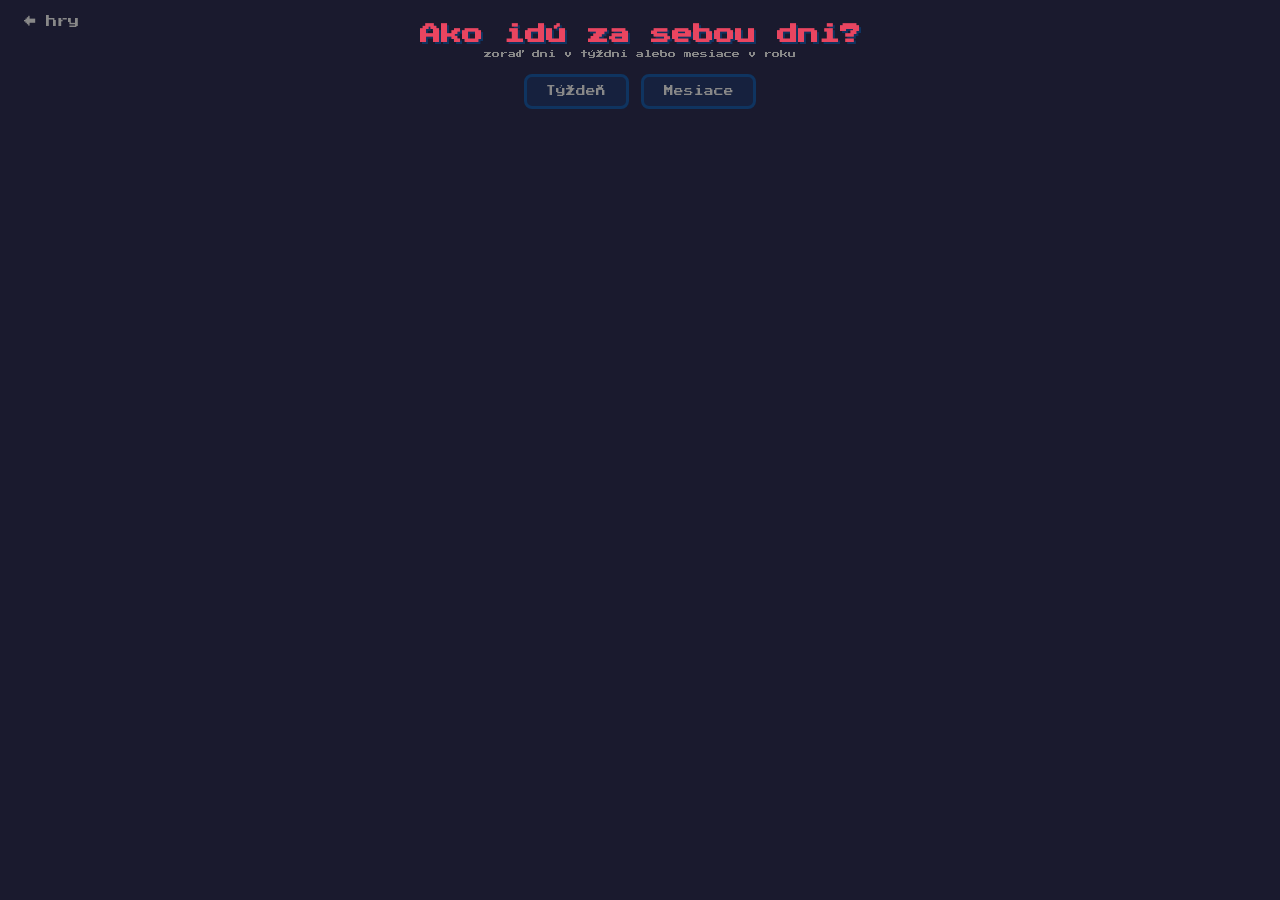
<file: calendar.html>
<!DOCTYPE html>
<html lang="sk">
<head>
    <meta charset="UTF-8">
    <meta name="viewport" content="width=device-width, initial-scale=1.0">
    <title>Ako idú za sebou dni? - Oto & Lujza</title>
    <link rel="icon" type="image/svg+xml" href="/static/favicon.svg">
    <link href="https://fonts.googleapis.com/css2?family=Press+Start+2P&display=swap" rel="stylesheet">
    <style>
        * { margin: 0; padding: 0; box-sizing: border-box; }
        body {
            background: #1a1a2e;
            color: #e0e0e0;
            font-family: 'Press Start 2P', monospace;
            min-height: 100dvh;
            display: flex;
            flex-direction: column;
            align-items: center;
            padding: 1rem;
        }
        a.back { position: absolute; top: 1rem; left: 1.5rem; color: #888; text-decoration: none; font-size: 0.7rem; }
        a.back:hover { color: #e94560; }
        h1 { font-size: clamp(0.8rem, 3vw, 1.3rem); color: #e94560; text-shadow: 2px 2px 0 #0f3460; margin-bottom: 0.3rem; margin-top: 0.5rem; }
        .subtitle { font-size: 0.5rem; color: #888; margin-bottom: 1rem; }

        /* Mode selector */
        .mode-select { display: flex; gap: 0.8rem; margin-bottom: 1.5rem; }
        .mode-btn {
            font-family: 'Press Start 2P', monospace; font-size: 0.6rem;
            padding: 0.6rem 1.2rem; border: 3px solid #0f3460; border-radius: 8px;
            background: #16213e; color: #888; cursor: pointer; transition: all 0.2s;
        }
        .mode-btn:hover { border-color: #e94560; color: #e0e0e0; }
        .mode-btn.active { border-color: #e94560; color: #e94560; }

        /* Game area */
        #game-area { display: none; flex-direction: column; align-items: center; }

        /* Slots container */
        .slots-row {
            display: flex; gap: 0.3rem; align-items: center;
            flex-wrap: nowrap; margin-bottom: 1rem;
        }
        .slots-col {
            display: flex; flex-direction: column; gap: 0.3rem;
            align-items: center; margin-bottom: 1rem;
        }

        .slots-circle {
            position: relative;
            width: min(420px, 90vw);
            height: min(420px, 90vw);
            margin: 0 auto 1rem;
        }

        .slots-circle .slot {
            position: absolute;
            width: auto;
            min-width: 70px;
            height: 32px;
            transform: translate(-50%, -50%);
            font-size: clamp(0.3rem, 1vw, 0.45rem);
        }

        .slots-circle .item {
            font-size: clamp(0.3rem, 1vw, 0.45rem);
            padding: 0.3rem 0.5rem;
        }

        /* Individual slot */
        .slot {
            width: clamp(50px, 12vw, 80px); height: 44px;
            border: 2px dashed #0f3460; border-radius: 6px;
            display: flex; align-items: center; justify-content: center;
            font-size: clamp(0.35rem, 1.2vw, 0.55rem); color: #555;
            transition: border-color 0.2s;
        }
        .slot.occupied { border-style: solid; }
        .slot.highlight { border-color: #e94560; }

        .slot-month {
            width: clamp(120px, 40vw, 200px); height: 40px;
        }

        /* Draggable items */
        .item {
            padding: 0.4rem 0.6rem;
            background: #16213e; border: 2px solid #0f3460; border-radius: 6px;
            font-family: 'Press Start 2P', monospace;
            font-size: clamp(0.35rem, 1.2vw, 0.55rem);
            color: #e0e0e0; cursor: grab; user-select: none;
            -webkit-user-select: none; touch-action: none;
            transition: transform 0.1s, box-shadow 0.1s;
        }
        .item:active { transform: scale(1.05); box-shadow: 0 0 10px rgba(233,69,96,0.3); }
        .item.fixed {
            background: #e94560; border-color: #e94560; color: white; cursor: default;
        }
        .item.placed {
            background: #0f3460; border-color: #2ecc71; color: #2ecc71;
        }

        /* Available items pool */
        .pool {
            display: flex; flex-wrap: wrap; gap: 0.4rem;
            justify-content: center; margin-bottom: 1.5rem;
            max-width: 500px;
        }

        /* Result */
        #result {
            font-size: 0.7rem; margin: 1rem 0; min-height: 1.5rem;
        }
        .success { color: #2ecc71; }
        .error { color: #e94560; }

        .btn {
            font-family: 'Press Start 2P', monospace; font-size: 0.55rem;
            padding: 0.5rem 1rem; background: #e94560; color: white;
            border: none; border-radius: 4px; cursor: pointer; margin: 0.3rem;
        }
        .btn:hover { background: #c73652; }
        .btn-outline {
            background: transparent; border: 2px solid #0f3460; color: #888;
        }
        .btn-outline:hover { border-color: #e94560; color: #e94560; }
    </style>
</head>
<body>
    <a href="/" class="back">&larr; hry</a>
    <h1>Ako idú za sebou dni?</h1>
    <p class="subtitle">zoraď dni v týždni alebo mesiace v roku</p>
    <p id="clockwise-hint" style="display:none; font-size:0.5rem; color:#888; margin-bottom:0.5rem;">↻ v smere hodinových ručičiek</p>

    <div class="mode-select" id="mode-select">
        <button class="mode-btn" onclick="startGame('week')">Týždeň</button>
        <button class="mode-btn" onclick="startGame('month')">Mesiace</button>
    </div>

    <div id="game-area">
        <div id="slots"></div>
        <div class="pool" id="pool"></div>
        <p id="result"></p>
        <div>
            <button class="btn" onclick="checkAnswer()">Skontrolovať</button>
            <button class="btn btn-outline" onclick="resetGame()">Znova</button>
            <button class="btn btn-outline" onclick="backToSelect()">Späť</button>
        </div>
    </div>

    <script>
    const DAYS = ['pondelok', 'utorok', 'streda', 'štvrtok', 'piatok', 'sobota', 'nedeľa'];
    const MONTHS = ['január', 'február', 'marec', 'apríl', 'máj', 'jún', 'júl', 'august', 'september', 'október', 'november', 'december'];

    let mode = null;
    let items = [];
    let fixedIndex = 0;
    let slots = []; // array of {element, value}
    let dragItem = null;
    let dragValue = null;

    let circleOffset = 0; // random rotation for months circle

    function startGame(m) {
        mode = m;
        items = mode === 'week' ? [...DAYS] : [...MONTHS];
        fixedIndex = Math.floor(Math.random() * items.length);
        circleOffset = Math.floor(Math.random() * items.length); // randomize where the circle starts

        document.getElementById('mode-select').style.display = 'none';
        document.getElementById('game-area').style.display = 'flex';
        document.getElementById('result').textContent = '';
        document.getElementById('clockwise-hint').style.display = 'block';

        buildSlots();
        buildPool();
    }

    function buildSlots() {
        const container = document.getElementById('slots');
        container.innerHTML = '';
        container.className = 'slots-circle';

        // Add clockwise arrow in the center of the circle
        {
            const arrow = document.createElement('div');
            arrow.innerHTML = '<svg width="60" height="60" viewBox="0 0 60 60" style="opacity:0.25;"><path d="M30 8 A22 22 0 1 1 12 20" fill="none" stroke="#888" stroke-width="2"/><polygon points="12,14 12,26 6,20" fill="#888"/></svg>';
            arrow.style.cssText = 'position:absolute; left:50%; top:50%; transform:translate(-50%,-50%); pointer-events:none;';
            container.appendChild(arrow);
        }

        slots = [];
        const n = items.length;

        for (let i = 0; i < n; i++) {
            const slot = document.createElement('div');

            slot.className = 'slot';
            const displayIdx = (i + circleOffset) % n;
            const angle = (displayIdx / n) * 2 * Math.PI - Math.PI / 2;
            const radius = 42;
            const cx = 50 + Math.cos(angle) * radius;
            const cy = 50 + Math.sin(angle) * radius;
            slot.style.left = cx + '%';
            slot.style.top = cy + '%';
            slot.dataset.index = i;

            if (i === fixedIndex) {
                slot.classList.add('occupied');
                const item = createItem(items[i], true);
                slot.appendChild(item);
                slots.push({element: slot, value: items[i]});
            } else {
                slots.push({element: slot, value: null});
                // Drop target events
                slot.addEventListener('dragover', e => { e.preventDefault(); slot.classList.add('highlight'); });
                slot.addEventListener('dragleave', () => slot.classList.remove('highlight'));
                slot.addEventListener('drop', e => { e.preventDefault(); slot.classList.remove('highlight'); dropOnSlot(slot, i); });
                // Touch drop
                slot.addEventListener('touchend', e => { /* handled in touchmove */ });
            }
            container.appendChild(slot);
        }
    }

    function buildPool() {
        const pool = document.getElementById('pool');
        pool.innerHTML = '';
        const movable = items.filter((_, i) => i !== fixedIndex);
        // Shuffle
        for (let i = movable.length - 1; i > 0; i--) {
            const j = Math.floor(Math.random() * (i + 1));
            [movable[i], movable[j]] = [movable[j], movable[i]];
        }
        for (const name of movable) {
            pool.appendChild(createItem(name, false));
        }
    }

    function createItem(name, fixed) {
        const el = document.createElement('div');
        el.className = 'item' + (fixed ? ' fixed' : '');
        el.textContent = name;
        el.dataset.value = name;

        if (!fixed) {
            el.draggable = true;
            el.addEventListener('dragstart', e => {
                dragValue = name;
                dragItem = el;
                setTimeout(() => el.style.opacity = '0.4', 0);
            });
            el.addEventListener('dragend', () => {
                el.style.opacity = '1';
                dragItem = null;
                dragValue = null;
            });

            // Touch drag
            let touchClone = null;
            el.addEventListener('touchstart', e => {
                e.preventDefault();
                dragValue = name;
                dragItem = el;
                touchClone = el.cloneNode(true);
                touchClone.style.position = 'fixed';
                touchClone.style.pointerEvents = 'none';
                touchClone.style.zIndex = '1000';
                touchClone.style.opacity = '0.8';
                document.body.appendChild(touchClone);
                el.style.opacity = '0.4';
            });
            el.addEventListener('touchmove', e => {
                e.preventDefault();
                if (!touchClone) return;
                const t = e.touches[0];
                touchClone.style.left = (t.clientX - 30) + 'px';
                touchClone.style.top = (t.clientY - 20) + 'px';

                // Highlight slot under finger
                slots.forEach(s => s.element.classList.remove('highlight'));
                const target = document.elementFromPoint(t.clientX, t.clientY);
                if (target && target.classList.contains('slot') && !target.querySelector('.fixed')) {
                    target.classList.add('highlight');
                }
            });
            el.addEventListener('touchend', e => {
                if (touchClone) { touchClone.remove(); touchClone = null; }
                el.style.opacity = '1';

                const t = e.changedTouches[0];
                const target = document.elementFromPoint(t.clientX, t.clientY);
                if (target && target.classList.contains('slot')) {
                    const idx = parseInt(target.dataset.index);
                    dropOnSlot(target, idx);
                }
                dragItem = null; dragValue = null;
                slots.forEach(s => s.element.classList.remove('highlight'));
            });
        }
        return el;
    }

    function dropOnSlot(slotEl, index) {
        if (!dragValue || index === fixedIndex) return;

        // If slot already has an item, move it back to pool
        const existing = slotEl.querySelector('.item');
        if (existing && !existing.classList.contains('fixed')) {
            document.getElementById('pool').appendChild(existing);
            existing.classList.remove('placed');
            slots[index].value = null;
        }

        // Place the dragged item
        if (dragItem) {
            slotEl.appendChild(dragItem);
            dragItem.classList.add('placed');
            dragItem.style.opacity = '1';
            slots[index].value = dragValue;
            slotEl.classList.add('occupied');
        }
    }

    function checkAnswer() {
        const result = document.getElementById('result');
        const allFilled = slots.every(s => s.value !== null);
        if (!allFilled) {
            result.textContent = 'Umiestni všetky!';
            result.className = 'error';
            return;
        }

        // Circle: check that each slot is followed by the correct next item
        let correct = true;
        const n = slots.length;
        for (let i = 0; i < n; i++) {
            const curr = items.indexOf(slots[i].value);
            const next = items.indexOf(slots[(i + 1) % n].value);
            if ((curr + 1) % n !== next) { correct = false; break; }
        }

        if (correct) {
            result.textContent = 'Výborne! Správne zoradené! 🎉';
            result.className = 'success';
            slots.forEach(s => {
                const item = s.element.querySelector('.item');
                if (item) item.classList.add('placed');
            });
        } else {
            result.textContent = 'Skús to znova!';
            result.className = 'error';
            slots.forEach((s, i) => {
                const item = s.element.querySelector('.item');
                if (item && !item.classList.contains('fixed')) {
                    // Check if this slot's neighbors are correct
                    const n = slots.length;
                    const curr = items.indexOf(s.value);
                    const prev = items.indexOf(slots[(i - 1 + n) % n].value);
                    const next = items.indexOf(slots[(i + 1) % n].value);
                    const prevOk = (prev + 1) % n === curr;
                    const nextOk = (curr + 1) % n === next;
                    item.style.borderColor = (prevOk && nextOk) ? '#2ecc71' : '#e94560';
                }
            });
        }
    }

    function resetGame() {
        startGame(mode);
    }

    function backToSelect() {
        document.getElementById('game-area').style.display = 'none';
        document.getElementById('mode-select').style.display = 'flex';
    }
    </script>
</body>
</html>
</file>
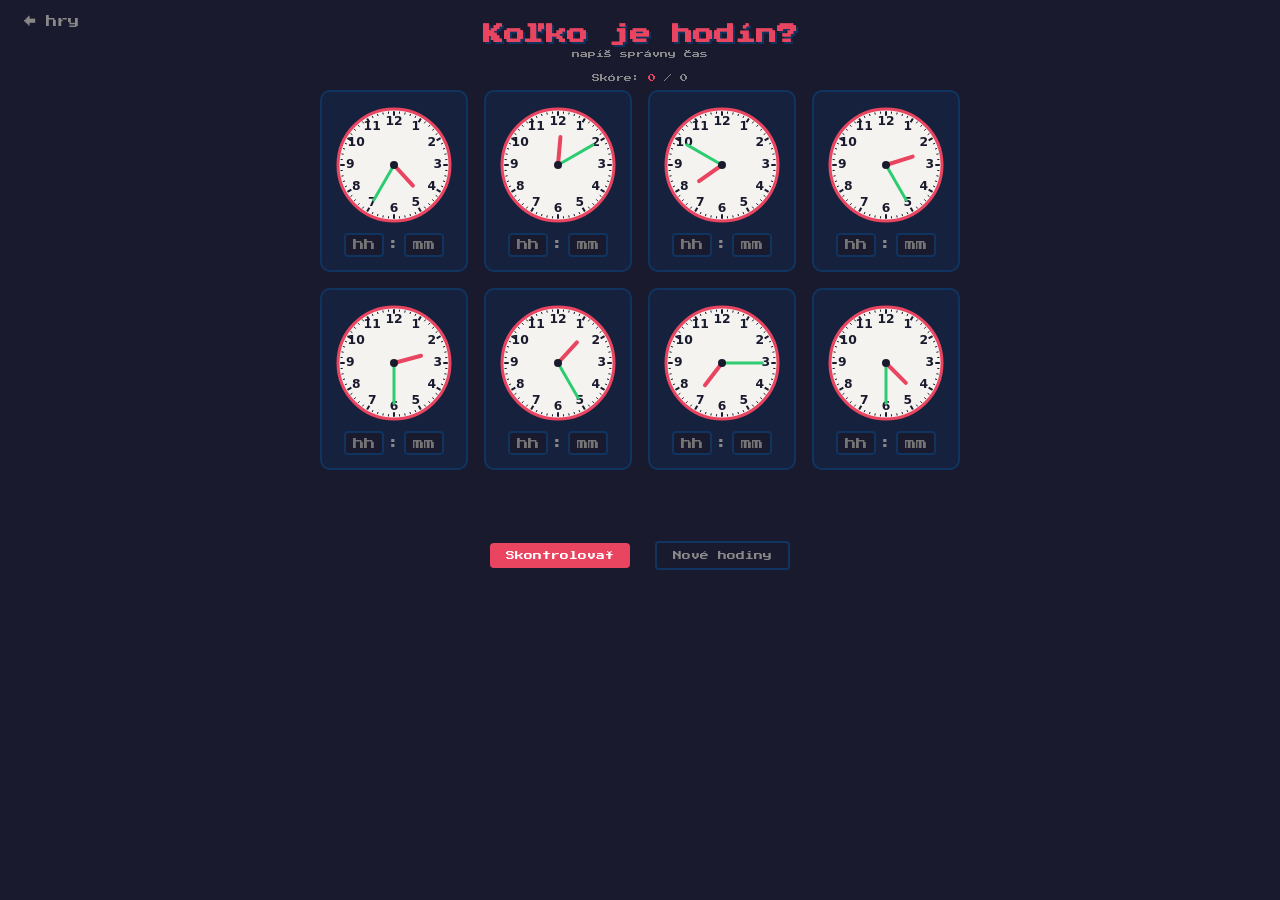
<file: clock.html>
<!DOCTYPE html>
<html lang="sk">
<head>
    <meta charset="UTF-8">
    <meta name="viewport" content="width=device-width, initial-scale=1.0">
    <title>Koľko je hodín? - Oto & Lujza</title>
    <link rel="icon" type="image/svg+xml" href="/static/favicon.svg">
    <link href="https://fonts.googleapis.com/css2?family=Press+Start+2P&display=swap" rel="stylesheet">
    <style>
        * { margin: 0; padding: 0; box-sizing: border-box; }
        body {
            background: #1a1a2e;
            color: #e0e0e0;
            font-family: 'Press Start 2P', monospace;
            min-height: 100dvh;
            display: flex;
            flex-direction: column;
            align-items: center;
            padding: 1rem;
        }
        a.back { position: absolute; top: 1rem; left: 1.5rem; color: #888; text-decoration: none; font-size: 0.7rem; }
        a.back:hover { color: #e94560; }
        h1 { font-size: clamp(0.9rem, 3vw, 1.3rem); color: #e94560; text-shadow: 2px 2px 0 #0f3460; margin: 0.5rem 0 0.3rem; }
        .subtitle { font-size: 0.5rem; color: #888; margin-bottom: 1rem; }

        .clocks {
            display: grid;
            grid-template-columns: repeat(auto-fit, minmax(140px, 1fr));
            gap: 1rem;
            max-width: 640px;
            width: 100%;
            margin-bottom: 1rem;
        }
        .clock-card {
            display: flex;
            flex-direction: column;
            align-items: center;
            background: #16213e;
            border: 2px solid #0f3460;
            border-radius: 10px;
            padding: 0.8rem 0.5rem;
        }
        .clock-card.correct { border-color: #2ecc71; }
        .clock-card.wrong { border-color: #e94560; }
        .clock-card canvas { margin-bottom: 0.5rem; }
        .time-input {
            display: flex;
            align-items: center;
            gap: 0.2rem;
        }
        .time-input input {
            font-family: 'Press Start 2P', monospace;
            font-size: 0.7rem;
            width: 2.5rem;
            text-align: center;
            padding: 0.3rem;
            border: 2px solid #0f3460;
            border-radius: 4px;
            background: #1a1a2e;
            color: #e0e0e0;
            outline: none;
        }
        .time-input input:focus { border-color: #e94560; }
        .time-input span { font-size: 0.8rem; color: #888; }
        .clock-card.correct input { border-color: #2ecc71; color: #2ecc71; }
        .clock-card.wrong input { border-color: #e94560; color: #e94560; }

        #result { font-size: 0.7rem; margin: 0.8rem 0; min-height: 1.5rem; }
        .success { color: #2ecc71; }
        .error { color: #e94560; }

        .btn {
            font-family: 'Press Start 2P', monospace; font-size: 0.55rem;
            padding: 0.5rem 1rem; background: #e94560; color: white;
            border: none; border-radius: 4px; cursor: pointer; margin: 0.3rem;
        }
        .btn:hover { background: #c73652; }
        .btn-outline { background: transparent; border: 2px solid #0f3460; color: #888; }
        .btn-outline:hover { border-color: #e94560; color: #e94560; }

        .score-line { font-size: 0.5rem; color: #888; margin-bottom: 0.5rem; }
    </style>
</head>
<body>
    <a href="/" class="back">&larr; hry</a>
    <h1>Koľko je hodín?</h1>
    <p class="subtitle">napíš správny čas</p>
    <p class="score-line">Skóre: <span id="score" style="color:#e94560;">0</span> / <span id="total">0</span></p>

    <div class="clocks" id="clocks"></div>

    <p id="result"></p>
    <div>
        <button class="btn" onclick="checkAll()">Skontrolovať</button>
        <button class="btn btn-outline" onclick="newRound()">Nové hodiny</button>
    </div>

    <script>
    const NUM_CLOCKS = 8;
    let clocks = [];
    let totalAnswered = 0;
    let totalCorrect = 0;

    function drawClock(canvas, hours, minutes) {
        const size = canvas.width;
        const ctx = canvas.getContext('2d');
        const cx = size / 2;
        const cy = size / 2;
        const r = size / 2 - 4;

        ctx.clearRect(0, 0, size, size);

        // Face
        ctx.fillStyle = '#f5f3ef';
        ctx.beginPath();
        ctx.arc(cx, cy, r, 0, Math.PI * 2);
        ctx.fill();

        // Border
        ctx.strokeStyle = '#e94560';
        ctx.lineWidth = 3;
        ctx.beginPath();
        ctx.arc(cx, cy, r, 0, Math.PI * 2);
        ctx.stroke();

        // Numbers
        ctx.fillStyle = '#1a1a2e';
        ctx.font = `bold ${r * 0.22}px system-ui, sans-serif`;
        ctx.textAlign = 'center';
        ctx.textBaseline = 'middle';
        for (let n = 1; n <= 12; n++) {
            const angle = (n * 30 - 90) * Math.PI / 180;
            const nx = cx + Math.cos(angle) * r * 0.78;
            const ny = cy + Math.sin(angle) * r * 0.78;
            ctx.fillText(n, nx, ny);
        }

        // Tick marks
        for (let i = 0; i < 60; i++) {
            const angle = (i * 6 - 90) * Math.PI / 180;
            const isMajor = i % 5 === 0;
            const innerR = isMajor ? r * 0.88 : r * 0.92;
            const outerR = r * 0.96;
            ctx.strokeStyle = '#1a1a2e';
            ctx.lineWidth = isMajor ? 2 : 1;
            ctx.beginPath();
            ctx.moveTo(cx + Math.cos(angle) * innerR, cy + Math.sin(angle) * innerR);
            ctx.lineTo(cx + Math.cos(angle) * outerR, cy + Math.sin(angle) * outerR);
            ctx.stroke();
        }

        // Hour hand (red, short, thick)
        const hAngle = ((hours % 12) * 30 + minutes * 0.5 - 90) * Math.PI / 180;
        ctx.strokeStyle = '#e94560';
        ctx.lineWidth = 4;
        ctx.lineCap = 'round';
        ctx.beginPath();
        ctx.moveTo(cx, cy);
        ctx.lineTo(cx + Math.cos(hAngle) * r * 0.5, cy + Math.sin(hAngle) * r * 0.5);
        ctx.stroke();

        // Minute hand (green, long, thinner)
        const mAngle = (minutes * 6 - 90) * Math.PI / 180;
        ctx.strokeStyle = '#2ecc71';
        ctx.lineWidth = 3;
        ctx.beginPath();
        ctx.moveTo(cx, cy);
        ctx.lineTo(cx + Math.cos(mAngle) * r * 0.72, cy + Math.sin(mAngle) * r * 0.72);
        ctx.stroke();

        // Center dot
        ctx.fillStyle = '#1a1a2e';
        ctx.beginPath();
        ctx.arc(cx, cy, 4, 0, Math.PI * 2);
        ctx.fill();
    }

    function generateTime() {
        const h = Math.floor(Math.random() * 12) + 1;
        const mOptions = [0, 5, 10, 15, 20, 25, 30, 35, 40, 45, 50, 55];
        const m = mOptions[Math.floor(Math.random() * mOptions.length)];
        return { h, m };
    }

    function newRound() {
        const container = document.getElementById('clocks');
        container.innerHTML = '';
        clocks = [];
        document.getElementById('result').textContent = '';

        for (let i = 0; i < NUM_CLOCKS; i++) {
            const time = generateTime();

            const card = document.createElement('div');
            card.className = 'clock-card';

            const canvas = document.createElement('canvas');
            canvas.width = 120;
            canvas.height = 120;
            drawClock(canvas, time.h, time.m);

            const inputDiv = document.createElement('div');
            inputDiv.className = 'time-input';

            const hInput = document.createElement('input');
            hInput.type = 'text';
            hInput.maxLength = 2;
            hInput.placeholder = 'hh';
            hInput.inputMode = 'numeric';

            const sep = document.createElement('span');
            sep.textContent = ':';

            const mInput = document.createElement('input');
            mInput.type = 'text';
            mInput.maxLength = 2;
            mInput.placeholder = 'mm';
            mInput.inputMode = 'numeric';

            // Auto-advance from hours to minutes
            hInput.addEventListener('input', () => {
                if (hInput.value.length >= 2) mInput.focus();
            });

            inputDiv.appendChild(hInput);
            inputDiv.appendChild(sep);
            inputDiv.appendChild(mInput);

            card.appendChild(canvas);
            card.appendChild(inputDiv);
            container.appendChild(card);

            clocks.push({ h: time.h, m: time.m, card, hInput, mInput });
        }
    }

    function checkAll() {
        let allCorrect = true;
        let answered = 0;
        let correct = 0;

        for (const clock of clocks) {
            const userH = parseInt(clock.hInput.value);
            const userM = parseInt(clock.mInput.value);

            if (isNaN(userH) || isNaN(userM)) {
                clock.card.className = 'clock-card';
                continue;
            }

            answered++;
            // Accept both 12h and 24h for the hour
            const hOk = userH === clock.h || userH === clock.h + 12 || (clock.h === 12 && userH === 0);
            const mOk = userM === clock.m;

            if (hOk && mOk) {
                clock.card.className = 'clock-card correct';
                correct++;
            } else {
                clock.card.className = 'clock-card wrong';
                allCorrect = false;
            }
        }

        totalAnswered += answered;
        totalCorrect += correct;
        document.getElementById('score').textContent = totalCorrect;
        document.getElementById('total').textContent = totalAnswered;

        const result = document.getElementById('result');
        if (answered < NUM_CLOCKS) {
            result.textContent = 'Vyplň všetky hodiny!';
            result.className = 'error';
        } else if (allCorrect) {
            result.textContent = 'Výborne! Všetko správne! 🎉';
            result.className = 'success';
        } else {
            result.textContent = `${correct} z ${NUM_CLOCKS} správne. Skús znova!`;
            result.className = 'error';
        }
    }

    newRound();
    </script>
</body>
</html>
</file>
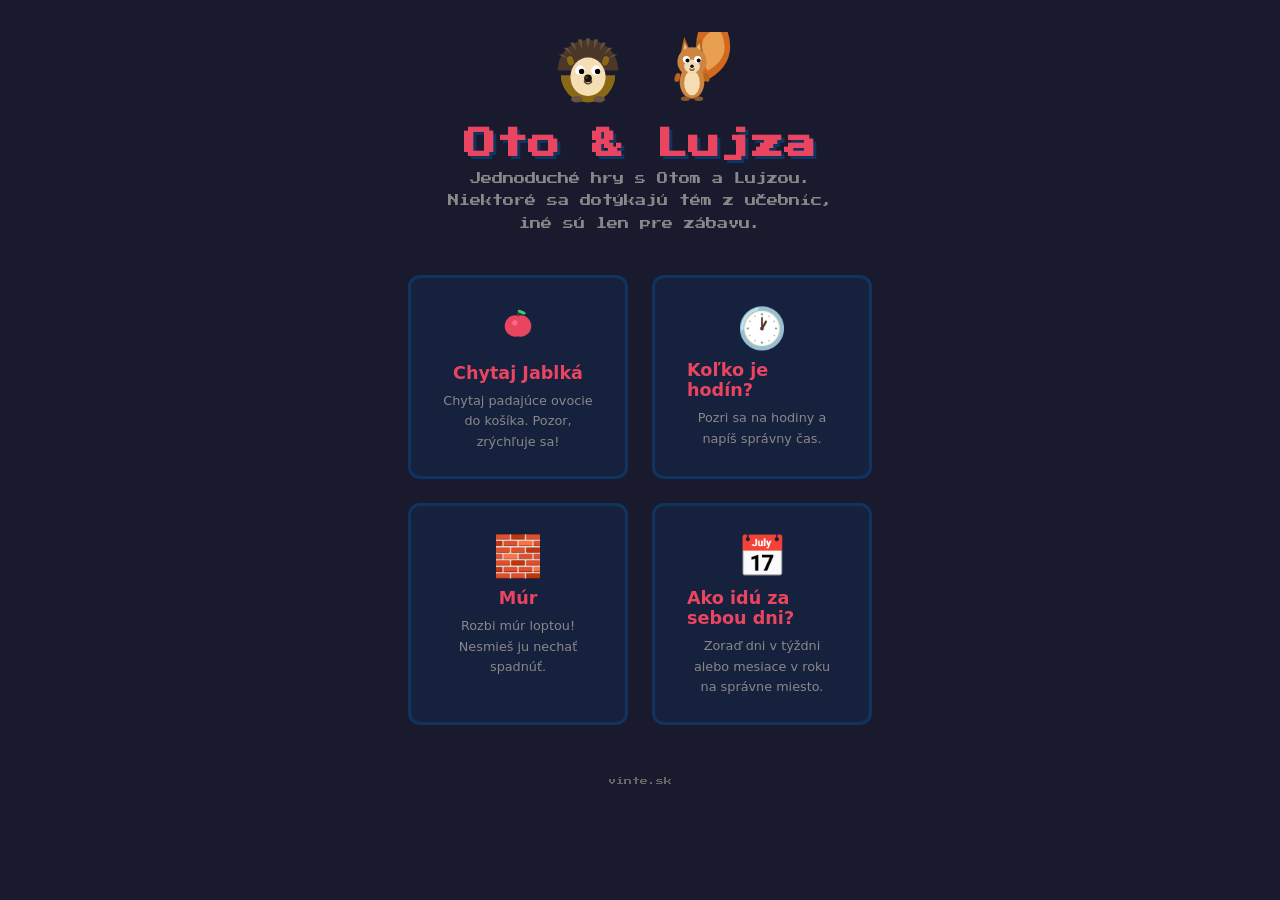
<file: home.html>
<!DOCTYPE html>
<html lang="sk">
<head>
    <meta charset="UTF-8">
    <meta name="viewport" content="width=device-width, initial-scale=1.0">
    <title>Hry s Otom a Lujzou</title>
    <link rel="icon" type="image/svg+xml" href="static/favicon.svg">
    <link href="https://fonts.googleapis.com/css2?family=Press+Start+2P&display=swap" rel="stylesheet">
    <style>
        * { margin: 0; padding: 0; box-sizing: border-box; }
        body {
            background: #1a1a2e;
            color: #e0e0e0;
            font-family: 'Press Start 2P', monospace;
            min-height: 100vh;
            display: flex;
            flex-direction: column;
            align-items: center;
            padding: 2rem 1rem;
        }
        .characters {
            display: flex;
            gap: 1.5rem;
            margin-bottom: 1rem;
        }
        h1 {
            font-size: clamp(1.2rem, 4vw, 2rem);
            color: #e94560;
            text-shadow: 3px 3px 0 #0f3460;
            margin-bottom: 0.5rem;
        }
        .subtitle {
            font-size: 0.7rem;
            color: #888;
            margin-bottom: 2.5rem;
            text-align: center;
            line-height: 2;
            max-width: 500px;
        }
        .games {
            display: flex;
            flex-wrap: wrap;
            gap: 1.5rem;
            justify-content: center;
            max-width: 600px;
        }
        .game-card {
            display: flex;
            flex-direction: column;
            align-items: center;
            padding: 1.5rem 2rem;
            border: 3px solid #0f3460;
            border-radius: 12px;
            background: #16213e;
            text-decoration: none;
            color: #e0e0e0;
            transition: all 0.2s;
            width: 220px;
        }
        .game-card:hover {
            border-color: #e94560;
            transform: scale(1.05);
        }
        .game-card canvas {
            margin-bottom: 0.8rem;
        }
        .game-card .name {
            font-family: system-ui, sans-serif;
            font-size: 1.1rem;
            font-weight: bold;
            color: #e94560;
            margin-bottom: 0.5rem;
        }
        .game-card .desc {
            font-family: system-ui, sans-serif;
            font-size: 0.8rem;
            color: #888;
            text-align: center;
            line-height: 1.6;
        }
        .footer {
            margin-top: 3rem;
            font-size: 0.5rem;
            color: #444;
            text-align: center;
            line-height: 2;
        }
        .footer a {
            color: #666;
            text-decoration: none;
        }
        .footer a:hover {
            color: #e94560;
        }
    </style>
</head>
<body>
    <div class="characters">
        <canvas id="oto-preview" width="80" height="80"></canvas>
        <canvas id="lujza-preview" width="80" height="80"></canvas>
    </div>
    <h1>Oto & Lujza</h1>
    <p class="subtitle">
        Jednoduché hry s Otom a Lujzou.<br>
        Niektoré sa dotýkajú tém z učebníc,<br>
        iné sú len pre zábavu.
    </p>

    <div class="games">
        <a href="/apples/" class="game-card">
            <canvas id="apple-preview" width="48" height="48"></canvas>
            <div class="name">Chytaj Jablká</div>
            <div class="desc">Chytaj padajúce ovocie do košíka. Pozor, zrýchľuje sa!</div>
        </a>
        <a href="/clock/" class="game-card">
            <div style="font-size:2.5rem; margin-bottom:0.5rem;">🕐</div>
            <div class="name">Koľko je hodín?</div>
            <div class="desc">Pozri sa na hodiny a napíš správny čas.</div>
        </a>
        <a href="/bricks/" class="game-card">
            <div style="font-size:2.5rem; margin-bottom:0.5rem;">🧱</div>
            <div class="name">Múr</div>
            <div class="desc">Rozbi múr loptou! Nesmieš ju nechať spadnúť.</div>
        </a>
        <a href="/calendar/" class="game-card">
            <div style="font-size:2.5rem; margin-bottom:0.5rem;">📅</div>
            <div class="name">Ako idú za sebou dni?</div>
            <div class="desc">Zoraď dni v týždni alebo mesiace v roku na správne miesto.</div>
        </a>
    </div>

    <div class="footer">
        <p><a href="https://vinte.sk">vinte.sk</a></p>
    </div>

    <script src="static/js/sprites.js"></script>
    <script>
    // Draw characters
    const otoCtx = document.getElementById('oto-preview').getContext('2d');
    drawOto(otoCtx, 8, 8, 64);
    const lujzaCtx = document.getElementById('lujza-preview').getContext('2d');
    drawLujza(lujzaCtx, 8, 8, 64);

    // Draw apple on game card
    const appleCtx = document.getElementById('apple-preview').getContext('2d');
    drawApple(appleCtx, 10, 8, 28);
    </script>
</body>
</html>
</file>
